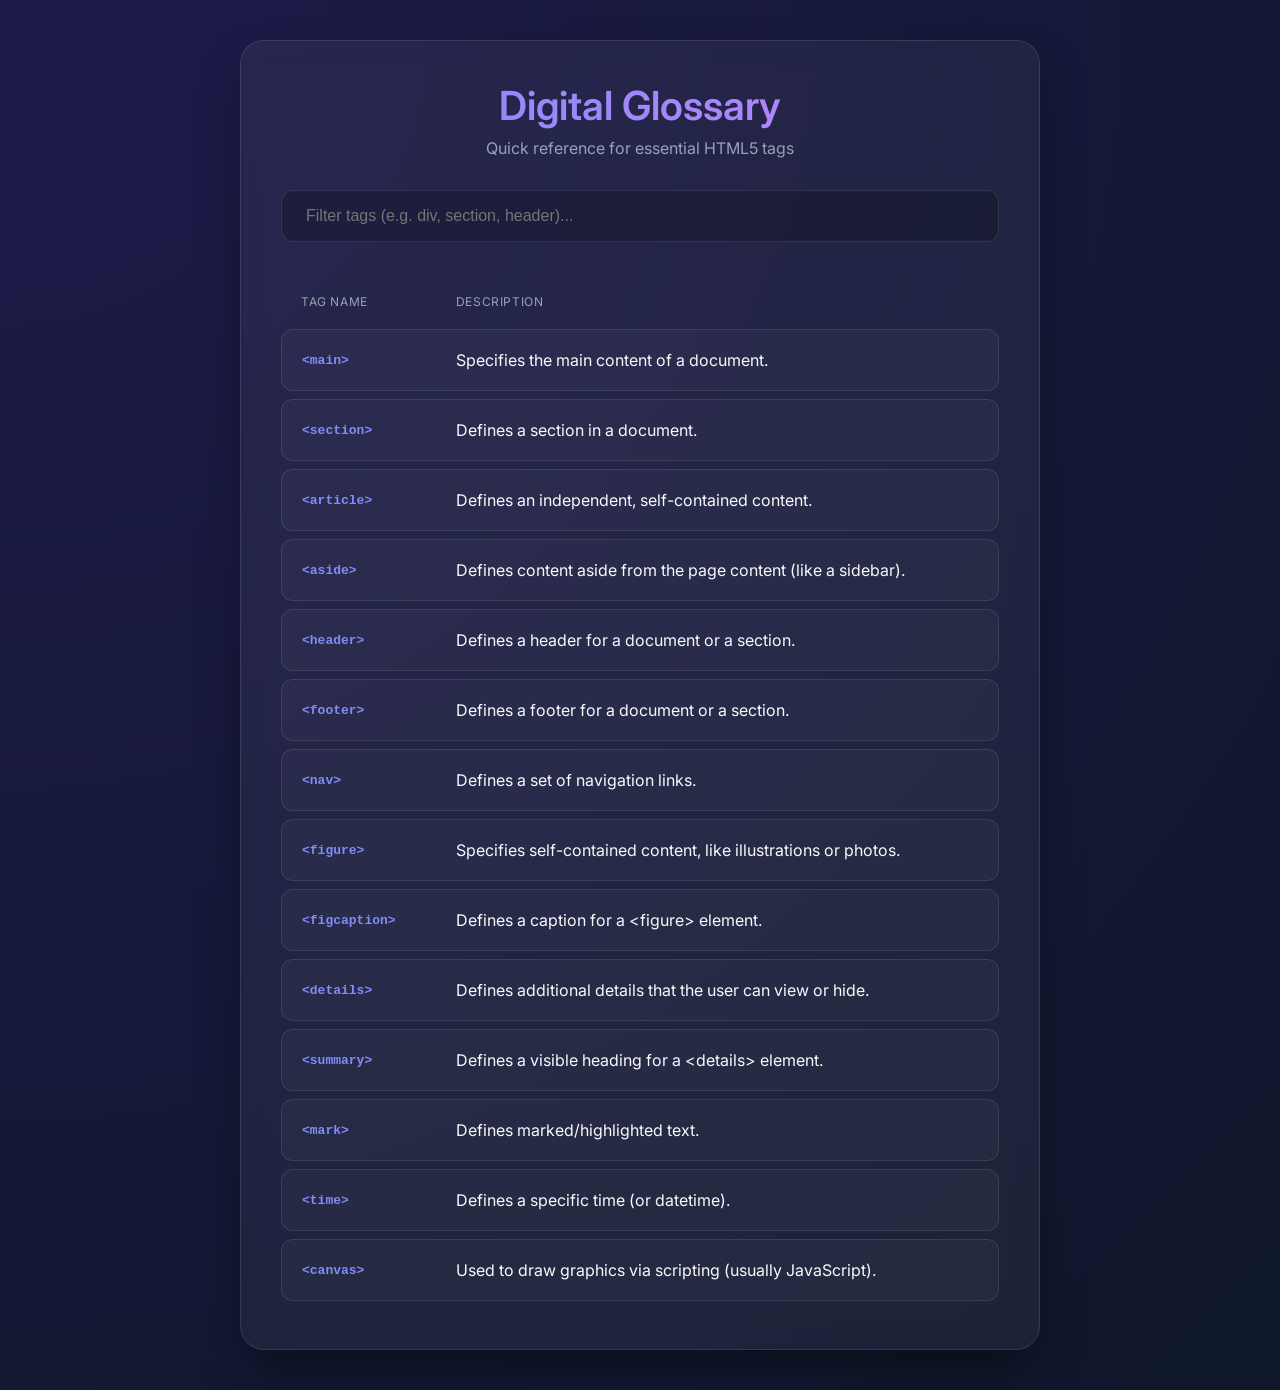
<file: 01-digital-glossary/index.html>
<!DOCTYPE html>
<html lang="en">
<head>
    <meta charset="UTF-8">
    <meta name="viewport" content="width=device-width, initial-scale=1.0">  
    <title>Digital Glossary | Premium Edition</title>
    <!-- Fonts -->
    <link href="https://fonts.googleapis.com/css2?family=Inter:wght@300;400;600&display=swap" rel="stylesheet">
    <!-- Styles -->
    <link rel="stylesheet" href="style.css">
</head>
<body>
    <div class="container">
        <h1>Digital Glossary</h1>
        <p class="subtitle">Quick reference for essential HTML5 tags</p>
        
        <div class="search-wrapper">
            <input type="text" id="search" placeholder="Filter tags (e.g. div, section, header)..." onkeyup="filterTable()">
        </div>

        <table id="glossaryTable">
            <thead>
                <tr>
                    <th>Tag Name</th>
                    <th>Description</th>
                </tr>
            </thead>
            <tbody id="tableBody">
                <tr><td>&lt;main&gt;</td><td>Specifies the main content of a document.</td></tr>
                <tr><td>&lt;section&gt;</td><td>Defines a section in a document.</td></tr>
                <tr><td>&lt;article&gt;</td><td>Defines an independent, self-contained content.</td></tr>
                <tr><td>&lt;aside&gt;</td><td>Defines content aside from the page content (like a sidebar).</td></tr>
                <tr><td>&lt;header&gt;</td><td>Defines a header for a document or a section.</td></tr>
                <tr><td>&lt;footer&gt;</td><td>Defines a footer for a document or a section.</td></tr>
                <tr><td>&lt;nav&gt;</td><td>Defines a set of navigation links.</td></tr>
                <tr><td>&lt;figure&gt;</td><td>Specifies self-contained content, like illustrations or photos.</td></tr>
                <tr><td>&lt;figcaption&gt;</td><td>Defines a caption for a &lt;figure&gt; element.</td></tr>
                <tr><td>&lt;details&gt;</td><td>Defines additional details that the user can view or hide.</td></tr>
                <tr><td>&lt;summary&gt;</td><td>Defines a visible heading for a &lt;details&gt; element.</td></tr>
                <tr><td>&lt;mark&gt;</td><td>Defines marked/highlighted text.</td></tr>
                <tr><td>&lt;time&gt;</td><td>Defines a specific time (or datetime).</td></tr>
                <tr><td>&lt;canvas&gt;</td><td>Used to draw graphics via scripting (usually JavaScript).</td></tr>
            </tbody>
        </table>
        <div id="noResults" class="no-results">No tags found matching your search.</div>
    </div>

    <!-- Scripts -->
    <script src="script.js"></script>
</body>
</html>
</file>
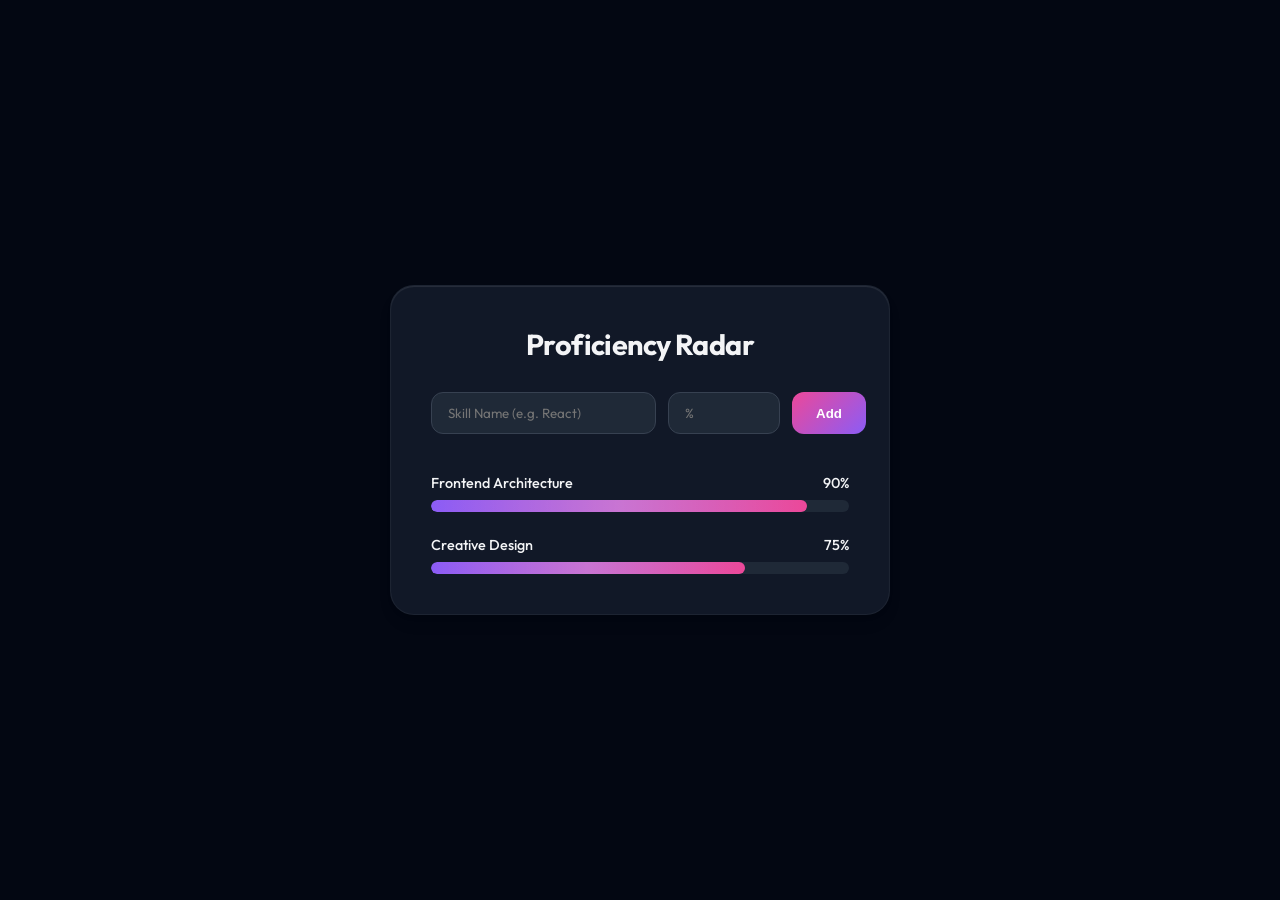
<file: 02-skill-bar/index.html>
<!DOCTYPE html>
<html lang="en">
<head>
    <meta charset="UTF-8">
    <meta name="viewport" content="width=device-width, initial-scale=1.0">
    <title>Skill Bar Component | Premium Edition</title>
    <!-- Fonts -->
    <link href="https://fonts.googleapis.com/css2?family=Outfit:wght@300;400;600&display=swap" rel="stylesheet">
    <!-- Styles -->
    <link rel="stylesheet" href="style.css">
</head>
<body>
    <div class="card">
        <h1>Proficiency Radar</h1>
        
        <div class="skill-input-group">
            <input type="text" id="skillName" placeholder="Skill Name (e.g. React)">
            <input type="number" id="skillValue" placeholder="%" min="0" max="100">
            <button onclick="addSkill()">Add</button>
        </div>

        <div class="skills-list" id="skillsList">
            <!-- Initial Skills -->
            <div class="skill-item">
                <div class="skill-header">
                    <span>Frontend Architecture</span>
                    <span>90%</span>
                </div>
                <div class="progress-container">
                    <div class="progress-bar" style="width: 90%"></div>
                </div>
            </div>
            <div class="skill-item">
                <div class="skill-header">
                    <span>Creative Design</span>
                    <span>75%</span>
                </div>
                <div class="progress-container">
                    <div class="progress-bar" style="width: 75%"></div>
                </div>
            </div>
        </div>
    </div>

    <!-- Scripts -->
    <script src="script.js"></script>
</body>
</html>
</file>
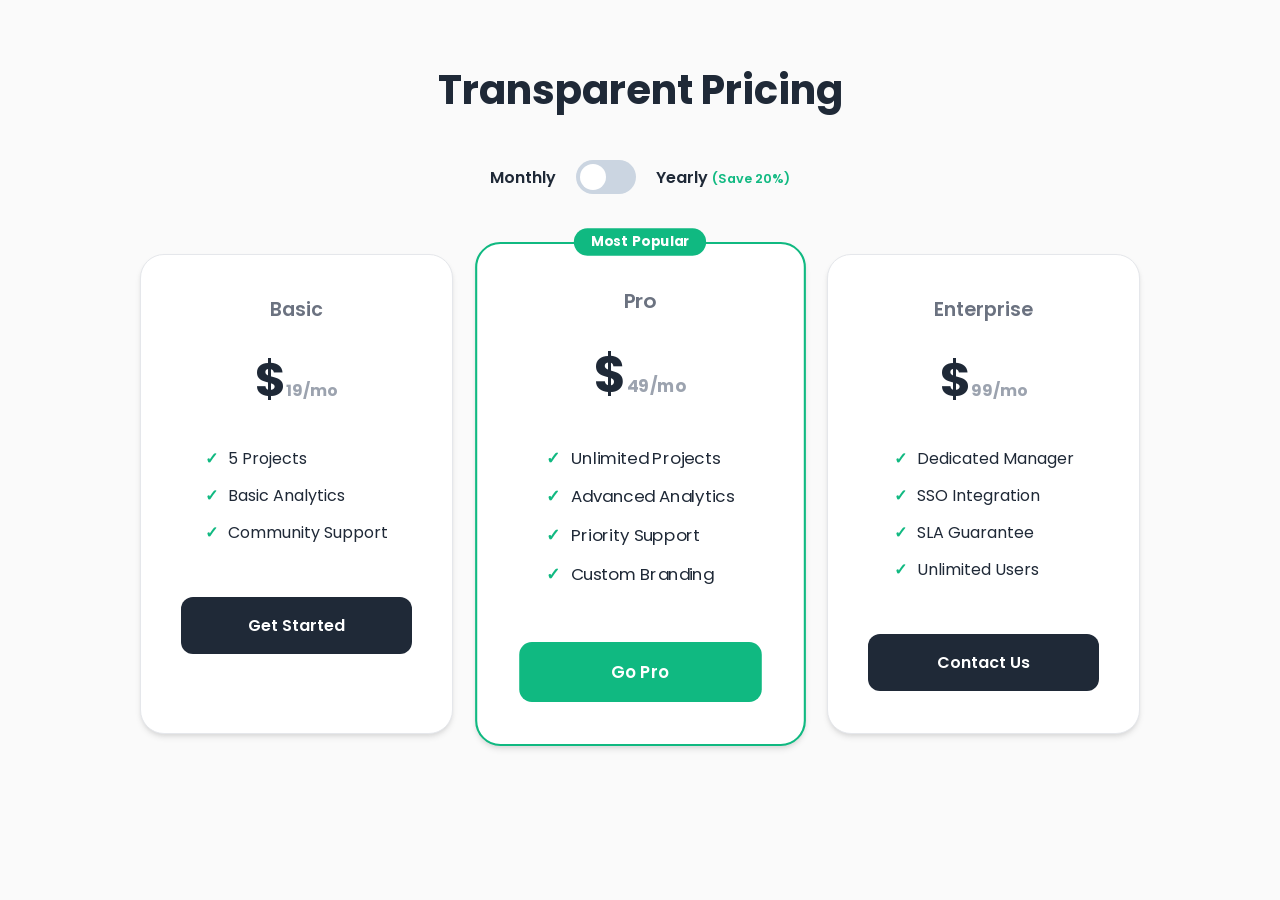
<file: 03-pricing-toggle/index.html>
<!DOCTYPE html>
<html lang="en">
<head>
    <meta charset="UTF-8">
    <meta name="viewport" content="width=device-width, initial-scale=1.0">
    <title>Pricing Toggle | Premium Edition</title>
    <!-- Fonts -->
    <link href="https://fonts.googleapis.com/css2?family=Poppins:wght@300;400;600;700&display=swap" rel="stylesheet">
    <!-- Styles -->
    <link rel="stylesheet" href="style.css">
</head>
<body>
    <h1>Transparent Pricing</h1>
    
    <div class="toggle-container">
        <span>Monthly</span>
        <label class="switch">
            <input type="checkbox" id="toggle" onchange="updatePrices()">
            <span class="slider"></span>
        </label>
        <span>Yearly <span style="color: #10b981; font-size: 0.8rem;">(Save 20%)</span></span>
    </div>

    <div class="pricing-grid">
        <div class="card">
            <p class="plan-name">Basic</p>
            <div class="price">$<span id="basic-price">19</span><span>/mo</span></div>
            <ul class="features">
                <li>5 Projects</li>
                <li>Basic Analytics</li>
                <li>Community Support</li>
            </ul>
            <a href="#" class="btn">Get Started</a>
        </div>

        <div class="card popular">
            <div class="popular-badge">Most Popular</div>
            <p class="plan-name">Pro</p>
            <div class="price">$<span id="pro-price">49</span><span>/mo</span></div>
            <ul class="features">
                <li>Unlimited Projects</li>
                <li>Advanced Analytics</li>
                <li>Priority Support</li>
                <li>Custom Branding</li>
            </ul>
            <a href="#" class="btn primary">Go Pro</a>
        </div>

        <div class="card">
            <p class="plan-name">Enterprise</p>
            <div class="price">$<span id="ent-price">99</span><span>/mo</span></div>
            <ul class="features">
                <li>Dedicated Manager</li>
                <li>SSO Integration</li>
                <li>SLA Guarantee</li>
                <li>Unlimited Users</li>
            </ul>
            <a href="#" class="btn">Contact Us</a>
        </div>
    </div>

    <!-- Scripts -->
    <script src="script.js"></script>
</body>
</html>
</file>
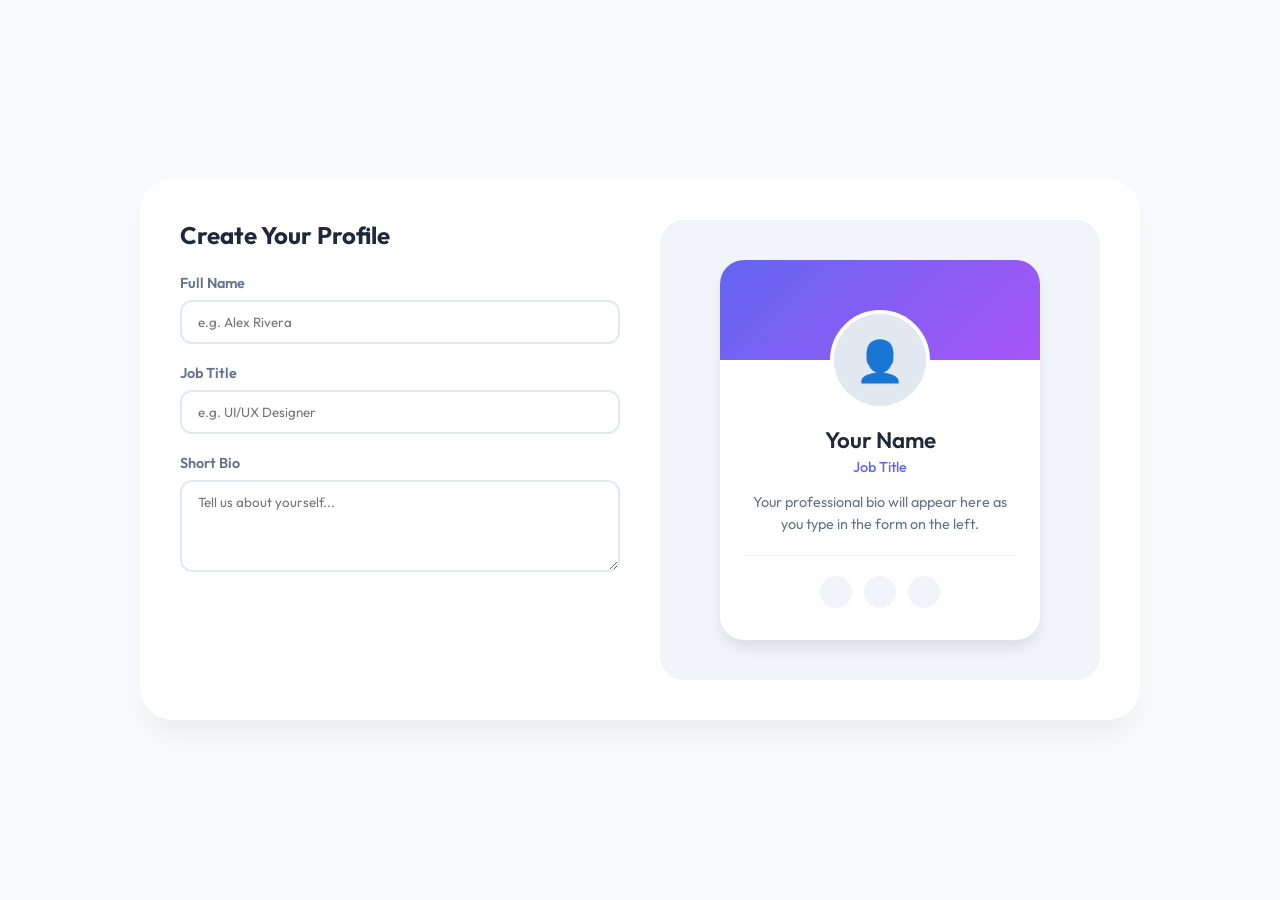
<file: 04-profile-previewer/index.html>
<!DOCTYPE html>
<html lang="en">
<head>
    <meta charset="UTF-8">
    <meta name="viewport" content="width=device-width, initial-scale=1.0">
    <title>Profile Previewer | Premium Edition</title>
    <!-- Fonts -->
    <link href="https://fonts.googleapis.com/css2?family=Outfit:wght@300;400;600&display=swap" rel="stylesheet">
    <!-- Styles -->
    <link rel="stylesheet" href="style.css">
</head>
<body>
    <div class="container">
        <div class="form-section">
            <h1>Create Your Profile</h1>
            <div class="input-group">
                <label>Full Name</label>
                <input type="text" id="nameInput" placeholder="e.g. Alex Rivera">
            </div>
            <div class="input-group">
                <label>Job Title</label>
                <input type="text" id="roleInput" placeholder="e.g. UI/UX Designer">
            </div>
            <div class="input-group">
                <label>Short Bio</label>
                <textarea id="bioInput" rows="4" placeholder="Tell us about yourself..."></textarea>
            </div>
        </div>

        <div class="preview-section">
            <div class="profile-card">
                <div class="card-header"></div>
                <div class="avatar-wrapper">👤</div>
                <div class="profile-info">
                    <div class="p-name" id="previewName">Your Name</div>
                    <div class="p-role" id="previewRole">Job Title</div>
                    <div class="p-bio" id="previewBio">Your professional bio will appear here as you type in the form on the left.</div>
                    
                    <div class="socials">
                        <div class="social-dot"></div>
                        <div class="social-dot"></div>
                        <div class="social-dot"></div>
                    </div>
                </div>
            </div>
        </div>
    </div>

    <!-- Scripts -->
    <script src="script.js"></script>
</body>
</html>
</file>
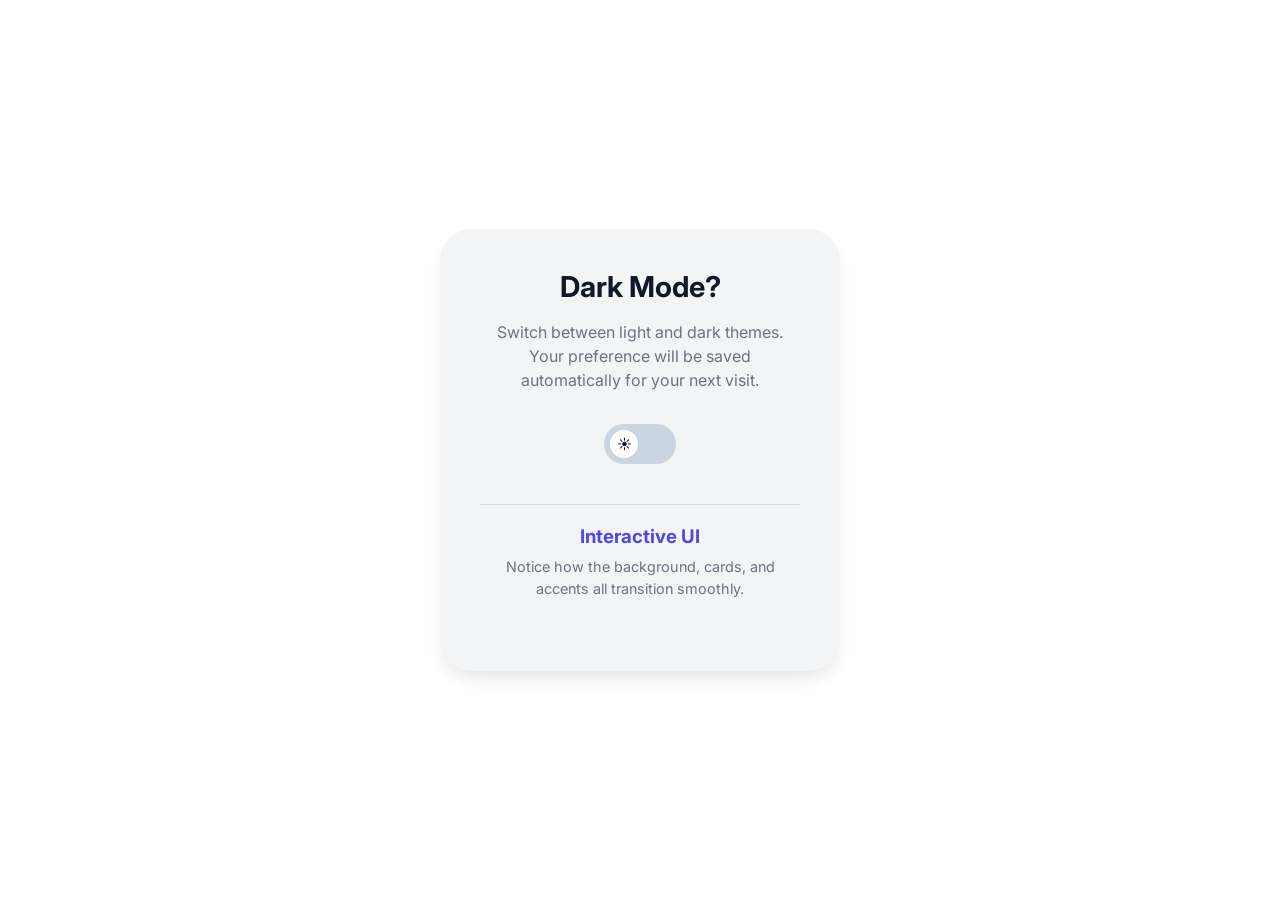
<file: 05-theme-switcher/index.html>
<!DOCTYPE html>
<html lang="en">
<head>
    <meta charset="UTF-8">
    <meta name="viewport" content="width=device-width, initial-scale=1.0">
    <title>Theme Switcher | Premium Edition</title>
    <!-- Fonts -->
    <link href="https://fonts.googleapis.com/css2?family=Inter:wght@400;600;700&display=swap" rel="stylesheet">
    <!-- Styles -->
    <link rel="stylesheet" href="style.css">
</head>
<body data-theme="light">
    <div class="container">
        <h1>Dark Mode?</h1>
        <p>Switch between light and dark themes. Your preference will be saved automatically for your next visit.</p>
        
        <div class="theme-toggle">
            <div class="circle" id="indicator">☀️</div>
        </div>

        <div class="demo-content">
            <h3 style="color: var(--accent)">Interactive UI</h3>
            <p style="font-size: 0.9rem; margin-top: 8px;">Notice how the background, cards, and accents all transition smoothly.</p>
        </div>
    </div>

    <!-- Scripts -->
    <script src="script.js"></script>
</body>
</html>
</file>
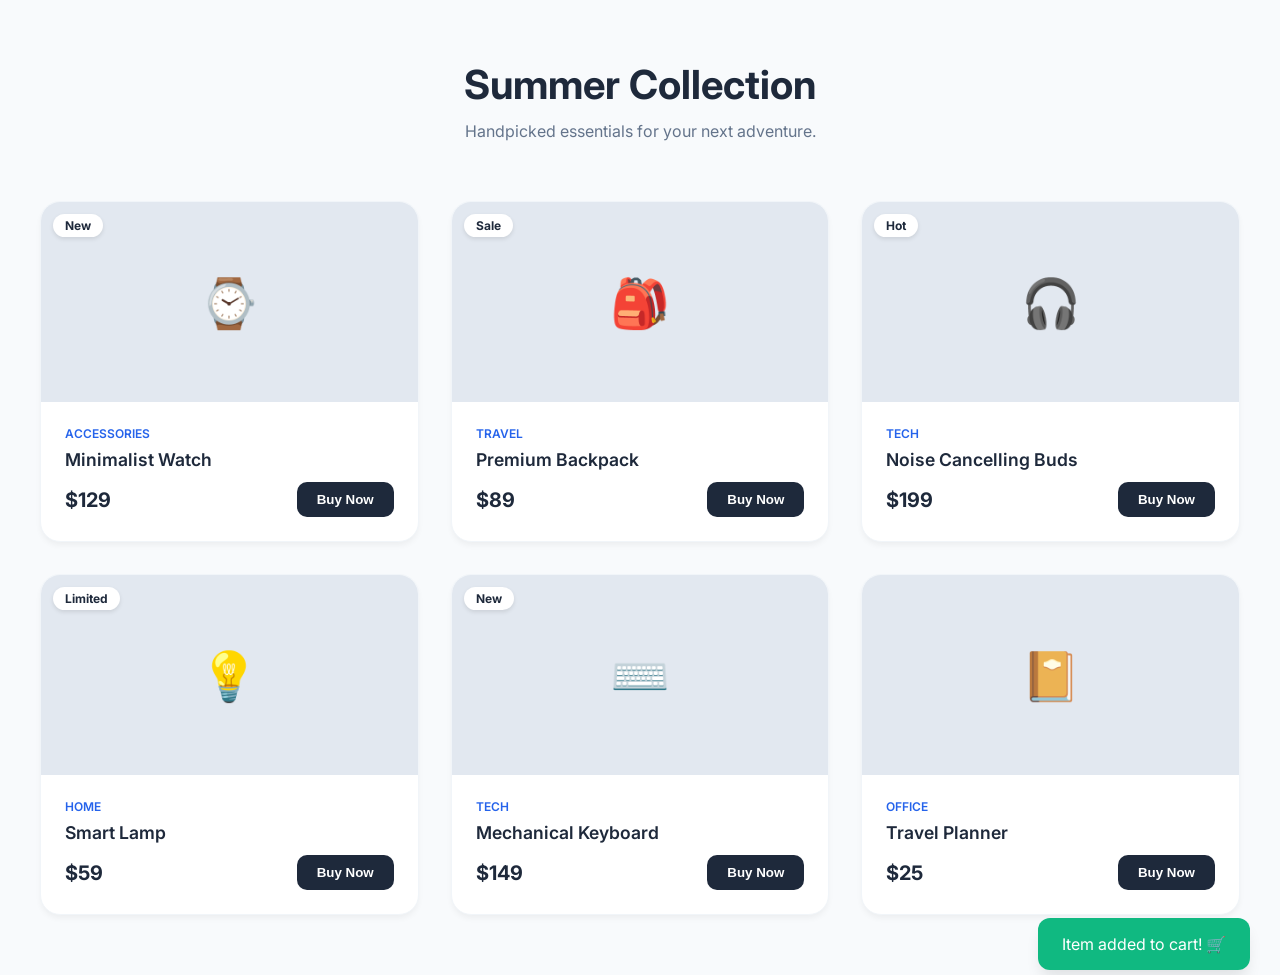
<file: 06-product-gallery/index.html>
<!DOCTYPE html>
<html lang="en">
<head>
    <meta charset="UTF-8">
    <meta name="viewport" content="width=device-width, initial-scale=1.0">
    <title>Product Gallery | Premium Edition</title>
    <!-- Fonts -->
    <link href="https://fonts.googleapis.com/css2?family=Inter:wght@400;500;600;700&display=swap" rel="stylesheet">
    <!-- Styles -->
    <link rel="stylesheet" href="style.css">
</head>
<body>
    <div class="header">
        <h1>Summer Collection</h1>
        <p class="subtitle">Handpicked essentials for your next adventure.</p>
    </div>

    <div class="gallery" id="productGallery">
        <!-- Products will be injected here via fetch -->
    </div>

    <div id="notification">Item added to cart! 🛒</div>

    <!-- Scripts -->
    <script src="script.js"></script>
</body>
</html>
</file>
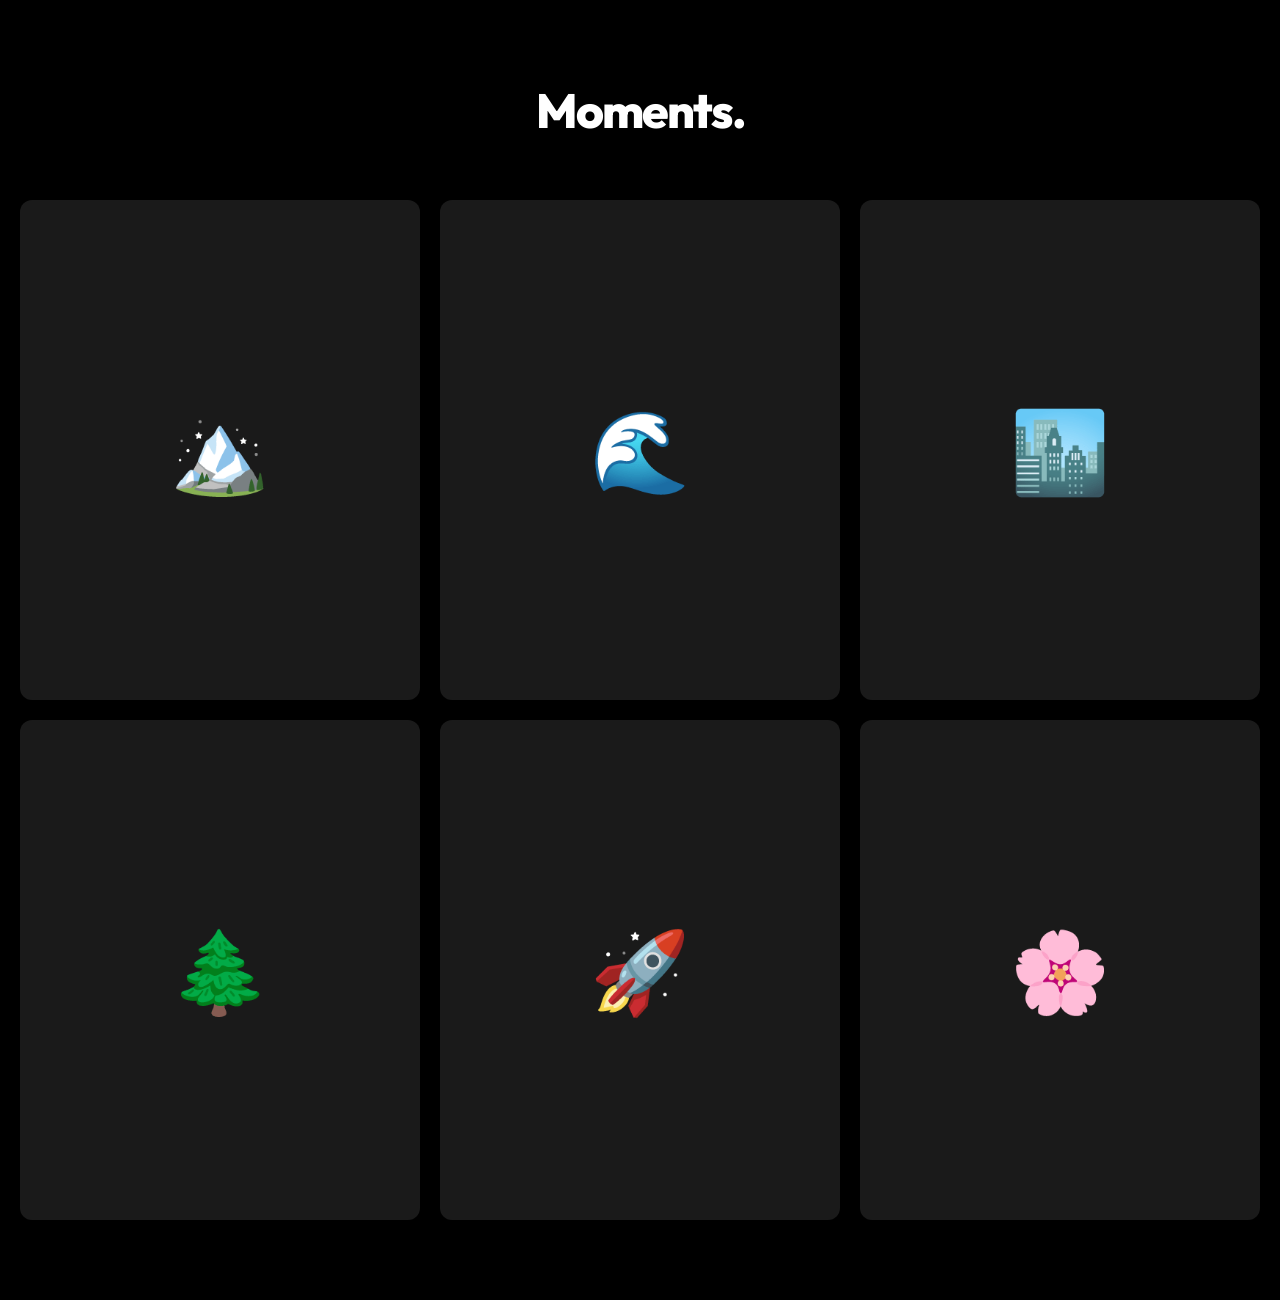
<file: 08-photo-gallery/index.html>
<!DOCTYPE html>
<html lang="en">
<head>
    <meta charset="UTF-8">
    <meta name="viewport" content="width=device-width, initial-scale=1.0">
    <title>Photo Gallery | Premium Edition</title>
    <!-- Fonts -->
    <link href="https://fonts.googleapis.com/css2?family=Outfit:wght@400;800&display=swap" rel="stylesheet">
    <!-- Styles -->
    <link rel="stylesheet" href="style.css">
</head>
<body>
    <h1>Moments.</h1>
    
    <div class="grid">
        <div class="photo-item" onclick="Gallery.openLightbox('🏔️')">
            <div style="height: 100%; display: flex; align-items: center; justify-content: center; font-size: 5rem; background: #1a1a1a;">🏔️</div>
            <div class="overlay">
                <h3>Mountain Peak</h3>
                <p>The serenity of high altitudes.</p>
            </div>
        </div>
        <div class="photo-item" onclick="Gallery.openLightbox('🌊')">
            <div style="height: 100%; display: flex; align-items: center; justify-content: center; font-size: 5rem; background: #1a1a1a;">🌊</div>
            <div class="overlay">
                <h3>Ocean Breeze</h3>
                <p>Endless blue horizons.</p>
            </div>
        </div>
        <div class="photo-item" onclick="Gallery.openLightbox('🏙️')">
            <div style="height: 100%; display: flex; align-items: center; justify-content: center; font-size: 5rem; background: #1a1a1a;">🏙️</div>
            <div class="overlay">
                <h3>Urban Night</h3>
                <p>City lights that never sleep.</p>
            </div>
        </div>
        <div class="photo-item" onclick="Gallery.openLightbox('🌲')">
            <div style="height: 100%; display: flex; align-items: center; justify-content: center; font-size: 5rem; background: #1a1a1a;">🌲</div>
            <div class="overlay">
                <h3>Deep Forest</h3>
                <p>Nature in its purest form.</p>
            </div>
        </div>
        <div class="photo-item" onclick="Gallery.openLightbox('🚀')">
            <div style="height: 100%; display: flex; align-items: center; justify-content: center; font-size: 5rem; background: #1a1a1a;">🚀</div>
            <div class="overlay">
                <h3>Discovery</h3>
                <p>To the moon and beyond.</p>
            </div>
        </div>
        <div class="photo-item" onclick="Gallery.openLightbox('🌸')">
            <div style="height: 100%; display: flex; align-items: center; justify-content: center; font-size: 5rem; background: #1a1a1a;">🌸</div>
            <div class="overlay">
                <h3>Zen Garden</h3>
                <p>Finding peace in details.</p>
            </div>
        </div>
    </div>

    <div id="lightbox" onclick="Gallery.closeLightbox()">
        <div id="lb-content" style="font-size: 15rem;"></div>
    </div>

    <!-- Scripts -->
    <script src="script.js"></script>
</body>
</html>
</file>
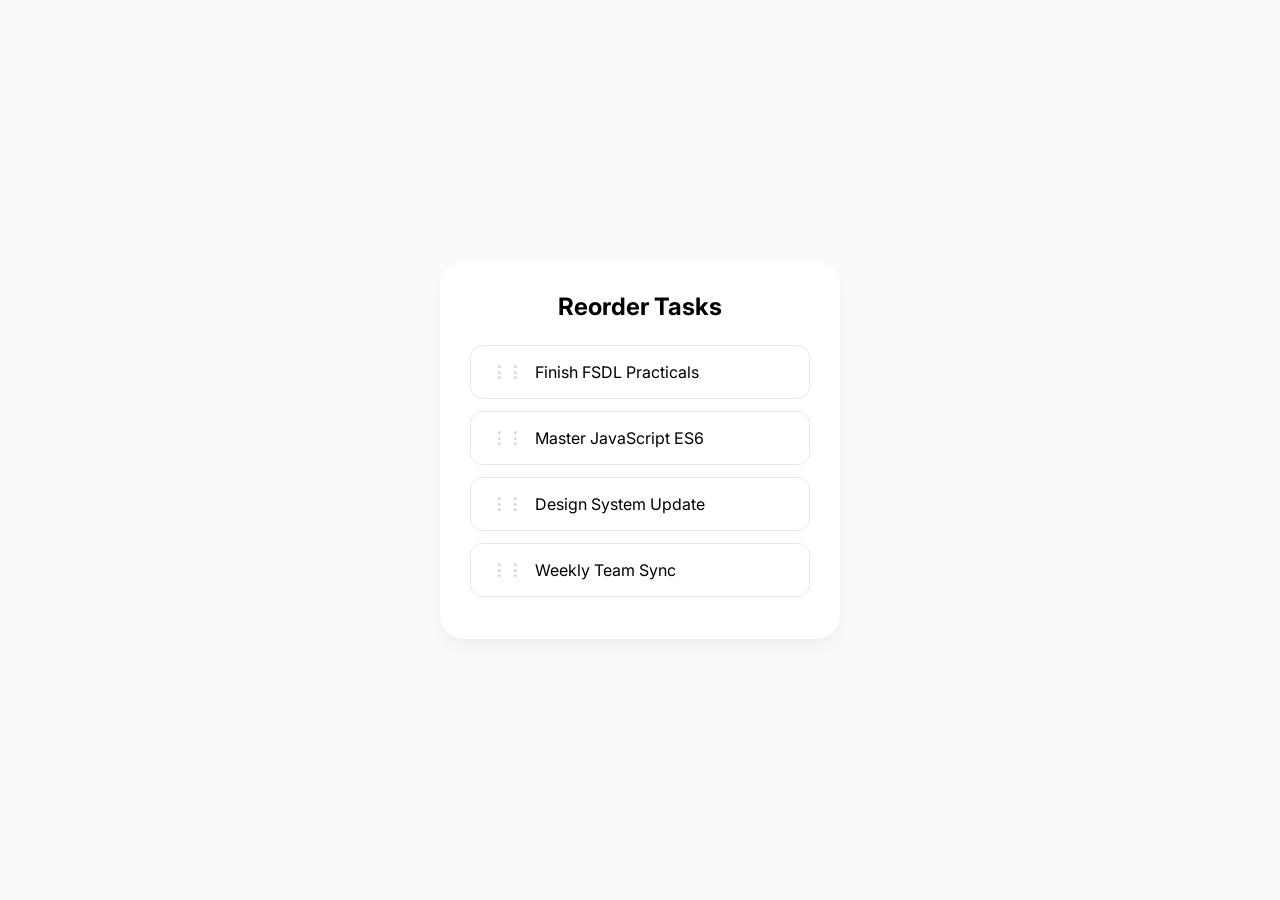
<file: 09-drag-drop-list/index.html>
<!DOCTYPE html>
<html lang="en">
<head>
    <meta charset="UTF-8">
    <meta name="viewport" content="width=device-width, initial-scale=1.0">
    <title>Drag & Drop | Premium Edition</title>
    <!-- Fonts -->
    <link href="https://fonts.googleapis.com/css2?family=Inter:wght@400;600&display=swap" rel="stylesheet">
    <!-- Styles -->
    <link rel="stylesheet" href="style.css">
</head>
<body>
    <div class="list-container">
        <h2>Reorder Tasks</h2>
        <div id="dragList">
            <div class="drag-item" draggable="true">
                <span class="handle">⋮⋮</span>
                <span>Finish FSDL Practicals</span>
            </div>
            <div class="drag-item" draggable="true">
                <span class="handle">⋮⋮</span>
                <span>Master JavaScript ES6</span>
            </div>
            <div class="drag-item" draggable="true">
                <span class="handle">⋮⋮</span>
                <span>Design System Update</span>
            </div>
            <div class="drag-item" draggable="true">
                <span class="handle">⋮⋮</span>
                <span>Weekly Team Sync</span>
            </div>
        </div>
    </div>

    <!-- Scripts -->
    <script src="script.js"></script>
</body>
</html>
</file>
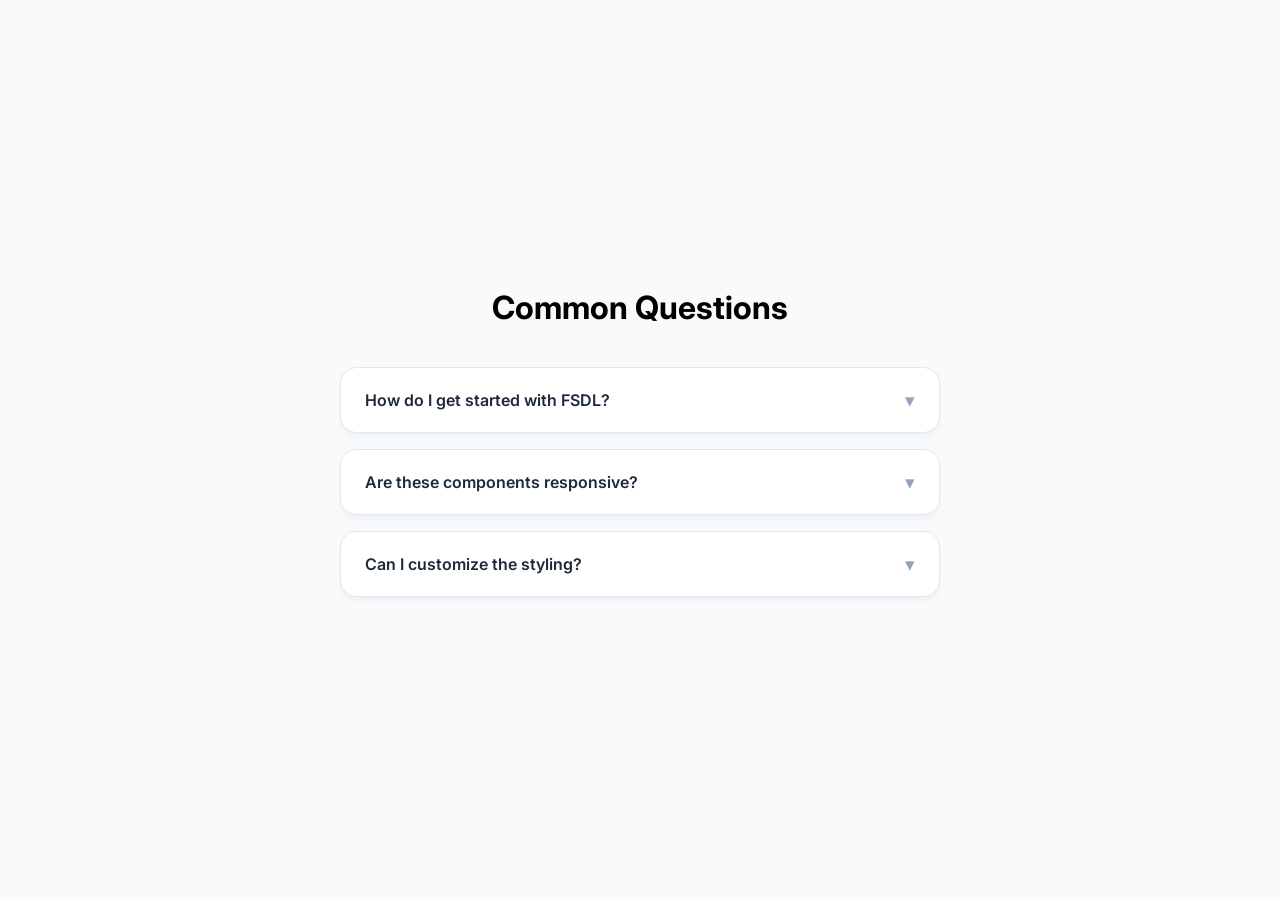
<file: 10-faq-accordion/index.html>
<!DOCTYPE html>
<html lang="en">
<head>
    <meta charset="UTF-8">
    <meta name="viewport" content="width=device-width, initial-scale=1.0">
    <title>FAQ Accordion | Premium Edition</title>
    <!-- Fonts -->
    <link href="https://fonts.googleapis.com/css2?family=Inter:wght@400;600;700&display=swap" rel="stylesheet">
    <!-- Styles -->
    <link rel="stylesheet" href="style.css">
</head>
<body>
    <div class="faq-container">
        <h1>Common Questions</h1>
        
        <div class="faq-item">
            <div class="faq-header" onclick="toggleFaq(this)">
                <h3>How do I get started with FSDL?</h3>
                <span class="icon">▾</span>
            </div>
            <div class="faq-content">
                <div class="inner-content">
                    Simply follow the practicals in sequential order. Each module builds upon the technical foundations established in the previous one.
                </div>
            </div>
        </div>

        <div class="faq-item">
            <div class="faq-header" onclick="toggleFaq(this)">
                <h3>Are these components responsive?</h3>
                <span class="icon">▾</span>
            </div>
            <div class="faq-content">
                <div class="inner-content">
                    Yes, every component is designed with a mobile-first approach, ensuring seamless rendering across desktops, tablets, and smartphones.
                </div>
            </div>
        </div>

        <div class="faq-item">
            <div class="faq-header" onclick="toggleFaq(this)">
                <h3>Can I customize the styling?</h3>
                <span class="icon">▾</span>
            </div>
            <div class="faq-content">
                <div class="inner-content">
                    Absolutely. The CSS uses custom properties (variables) making it extremely easy to update colors, fonts, and spacing across the entire project.
                </div>
            </div>
        </div>
    </div>

    <!-- Scripts -->
    <script src="script.js"></script>
</body>
</html>
</file>
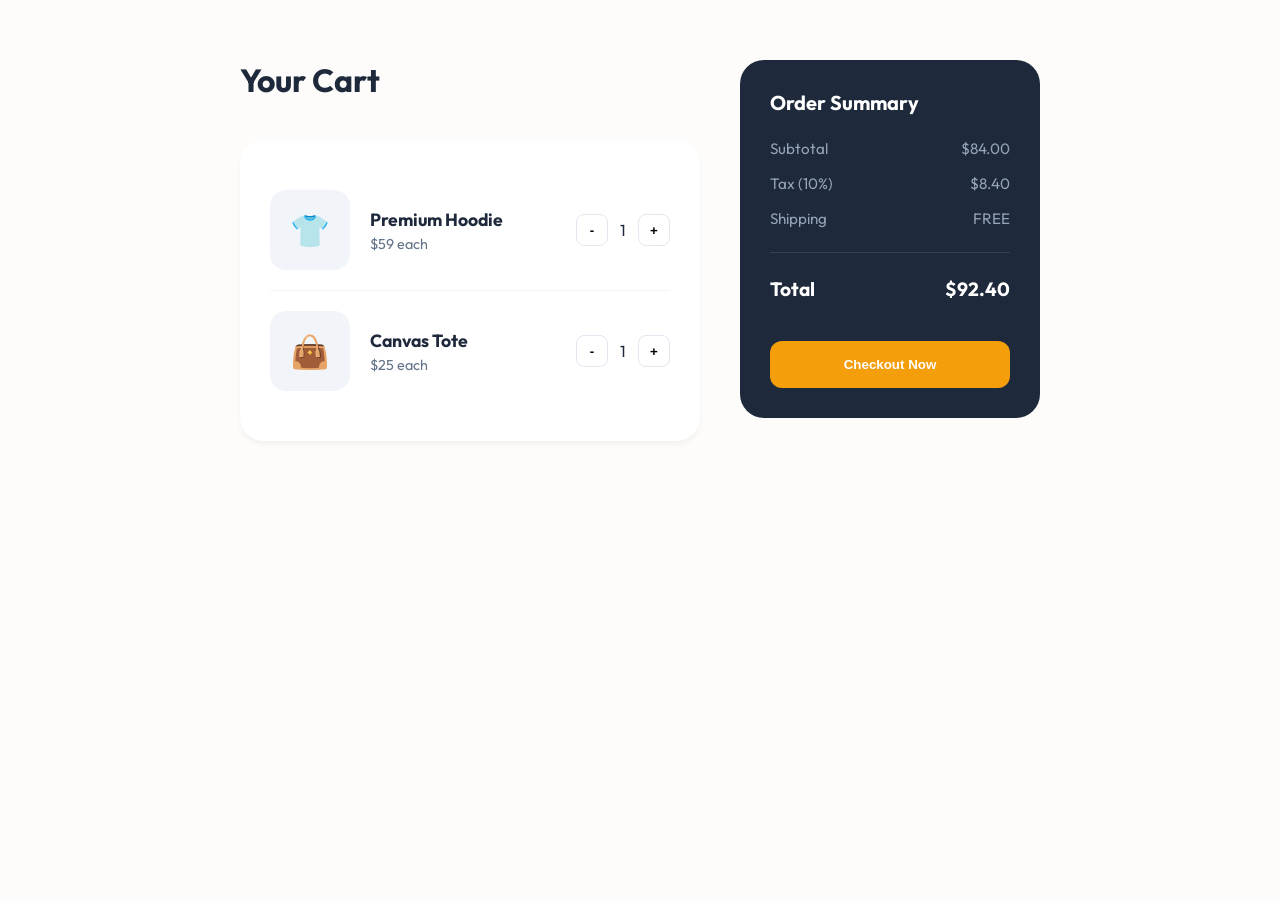
<file: 11-shopping-cart/index.html>
<!DOCTYPE html>
<html lang="en">
<head>
    <meta charset="UTF-8">
    <meta name="viewport" content="width=device-width, initial-scale=1.0">
    <title>Shopping Cart | Premium Edition</title>
    <!-- Fonts -->
    <link href="https://fonts.googleapis.com/css2?family=Outfit:wght@400;700&display=swap" rel="stylesheet">
    <!-- Styles -->
    <link rel="stylesheet" href="style.css">
</head>
<body>
    <div class="cart-container">
        <div>
            <h1>Your Cart</h1>
            <div class="item-list" id="itemList">
                <!-- Items injected via JS -->
            </div>
        </div>

        <div class="summary">
            <h2>Order Summary</h2>
            <div class="row">
                <span>Subtotal</span>
                <span id="subtotal">$0.00</span>
            </div>
            <div class="row">
                <span>Tax (10%)</span>
                <span id="tax">$0.00</span>
            </div>
            <div class="row">
                <span>Shipping</span>
                <span>FREE</span>
            </div>
            <div class="row total">
                <span>Total</span>
                <span id="total">$0.00</span>
            </div>
            <button class="checkout-btn">Checkout Now</button>
        </div>
    </div>

    <!-- Scripts -->
    <script src="script.js"></script>
</body>
</html>
</file>
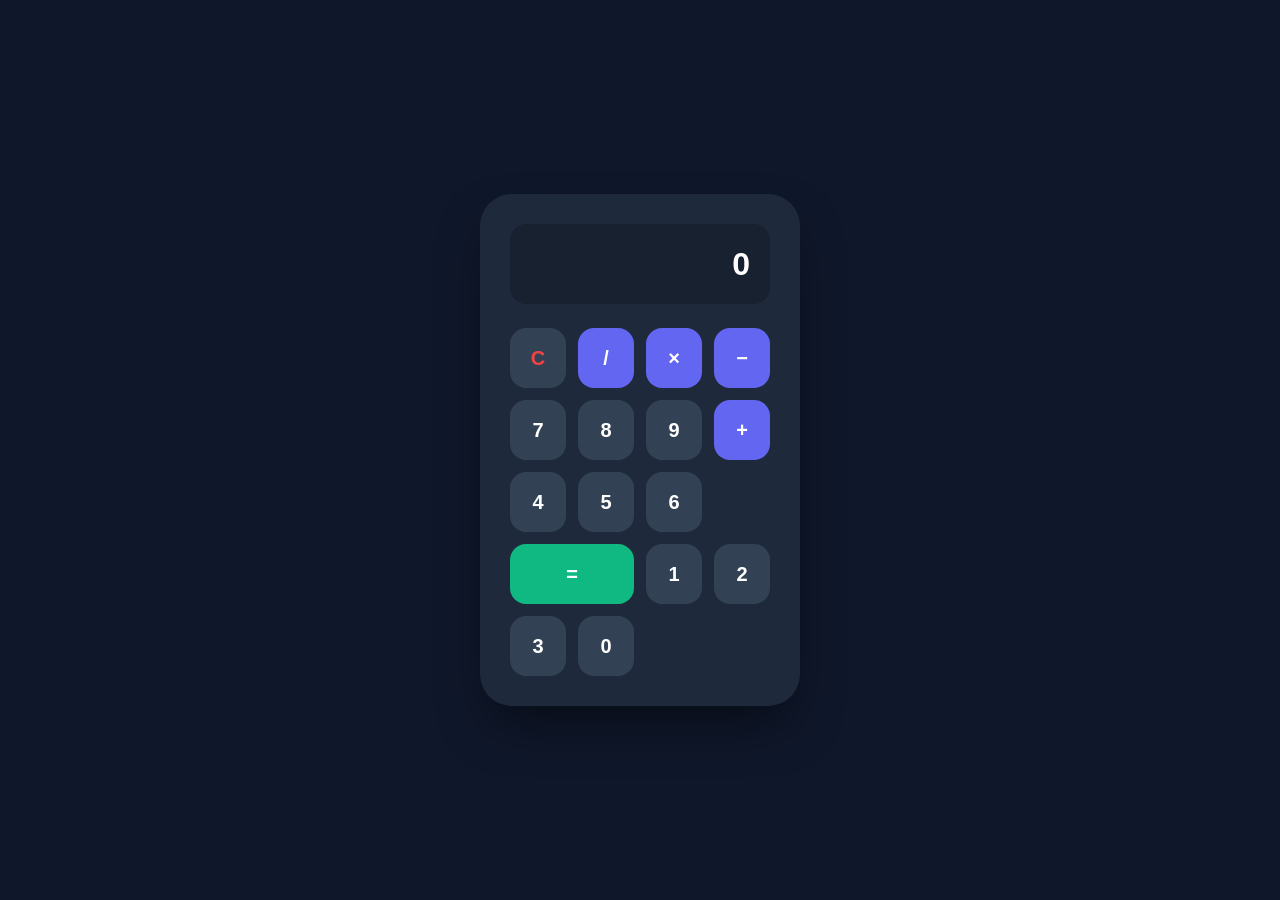
<file: 12-calculator/index.html>
<!DOCTYPE html>
<html lang="en">
<head>
    <meta charset="UTF-8">
    <meta name="viewport" content="width=device-width, initial-scale=1.0">
    <title>Glass Calculator | Premium Edition</title>
    <!-- Fonts -->
    <link href="https://fonts.googleapis.com/css2?family=Inter:wght@400;600&display=swap" rel="stylesheet">
    <!-- Styles -->
    <link rel="stylesheet" href="style.css">
</head>
<body>
    <div class="calculator">
        <input type="text" class="display" id="display" value="0" readonly>
        
        <div class="grid">
            <button class="clear" onclick="Calculator.clear()">C</button>
            <button onclick="Calculator.append('/')" class="op">/</button>
            <button onclick="Calculator.append('*')" class="op">×</button>
            <button onclick="Calculator.append('-')" class="op">−</button>
            
            <button onclick="Calculator.append('7')">7</button>
            <button onclick="Calculator.append('8')">8</button>
            <button onclick="Calculator.append('9')">9</button>
            <button onclick="Calculator.append('+')" class="op">+</button>
            
            <button onclick="Calculator.append('4')">4</button>
            <button onclick="Calculator.append('5')">5</button>
            <button onclick="Calculator.append('6')">6</button>
            <button onclick="Calculator.calculate()" class="equal">=</button>
            
            <button onclick="Calculator.append('1')">1</button>
            <button onclick="Calculator.append('2')">2</button>
            <button onclick="Calculator.append('3')">3</button>
            <button onclick="Calculator.append('0')">0</button>
        </div>
    </div>

    <!-- Scripts -->
    <script src="script.js"></script>
</body>
</html>
</file>
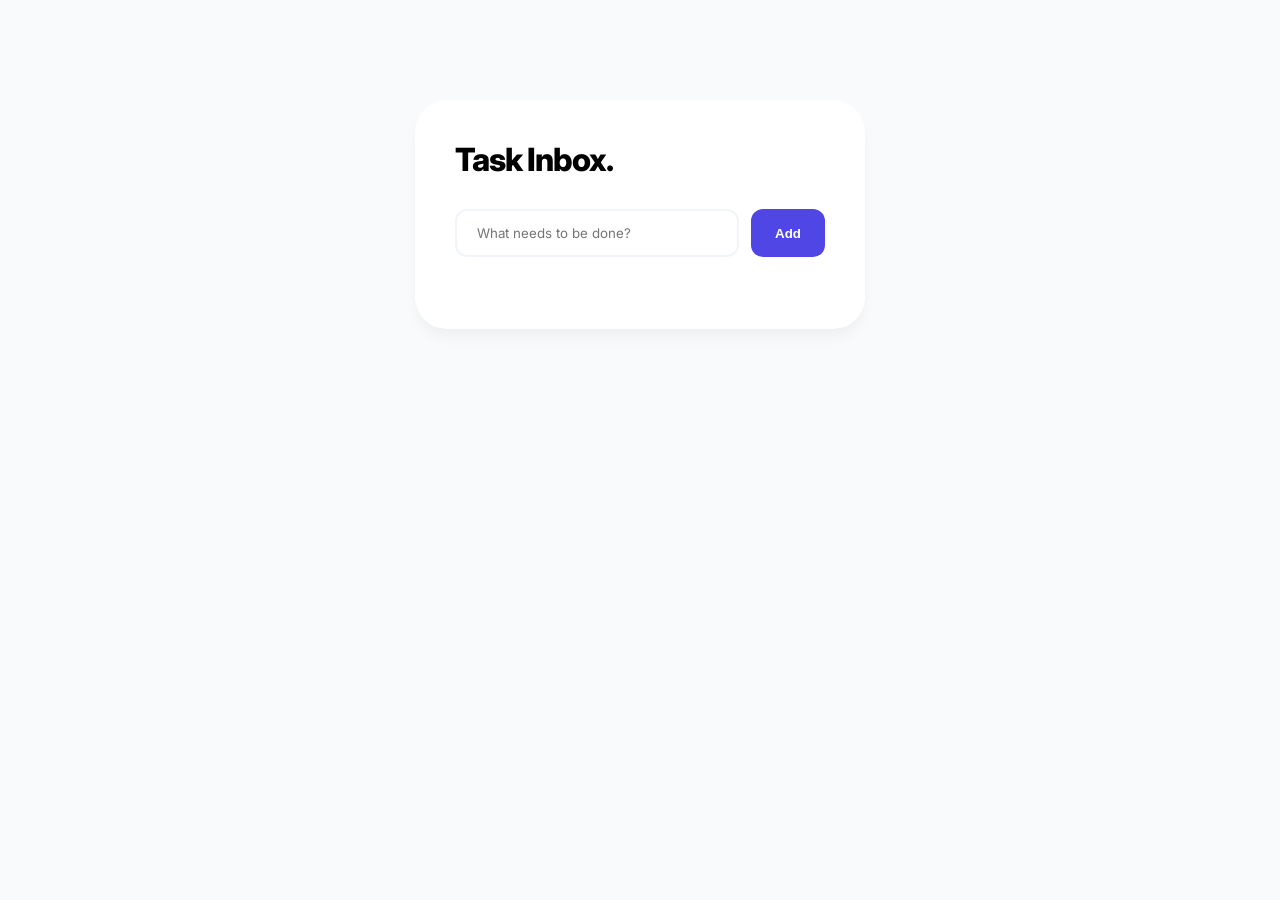
<file: 13-todo-list/index.html>
<!DOCTYPE html>
<html lang="en">
<head>
    <meta charset="UTF-8">
    <meta name="viewport" content="width=device-width, initial-scale=1.0">
    <title>Todo App | Premium Edition</title>
    <!-- Fonts -->
    <link href="https://fonts.googleapis.com/css2?family=Inter:wght@400;700;800&display=swap" rel="stylesheet">
    <!-- Styles -->
    <link rel="stylesheet" href="style.css">
</head>
<body>
    <div class="todo-card">
        <h1>Task Inbox.</h1>
        <div class="input-row">
            <input type="text" id="todoInput" placeholder="What needs to be done?" onkeyup="if(event.key==='Enter') TodoApp.add()">
            <button class="add-btn" onclick="TodoApp.add()">Add</button>
        </div>
        <ul class="todo-list" id="todoList">
            <!-- Todos injected via JS -->
        </ul>
    </div>

    <!-- Scripts -->
    <script src="script.js"></script>
</body>
</html>
</file>
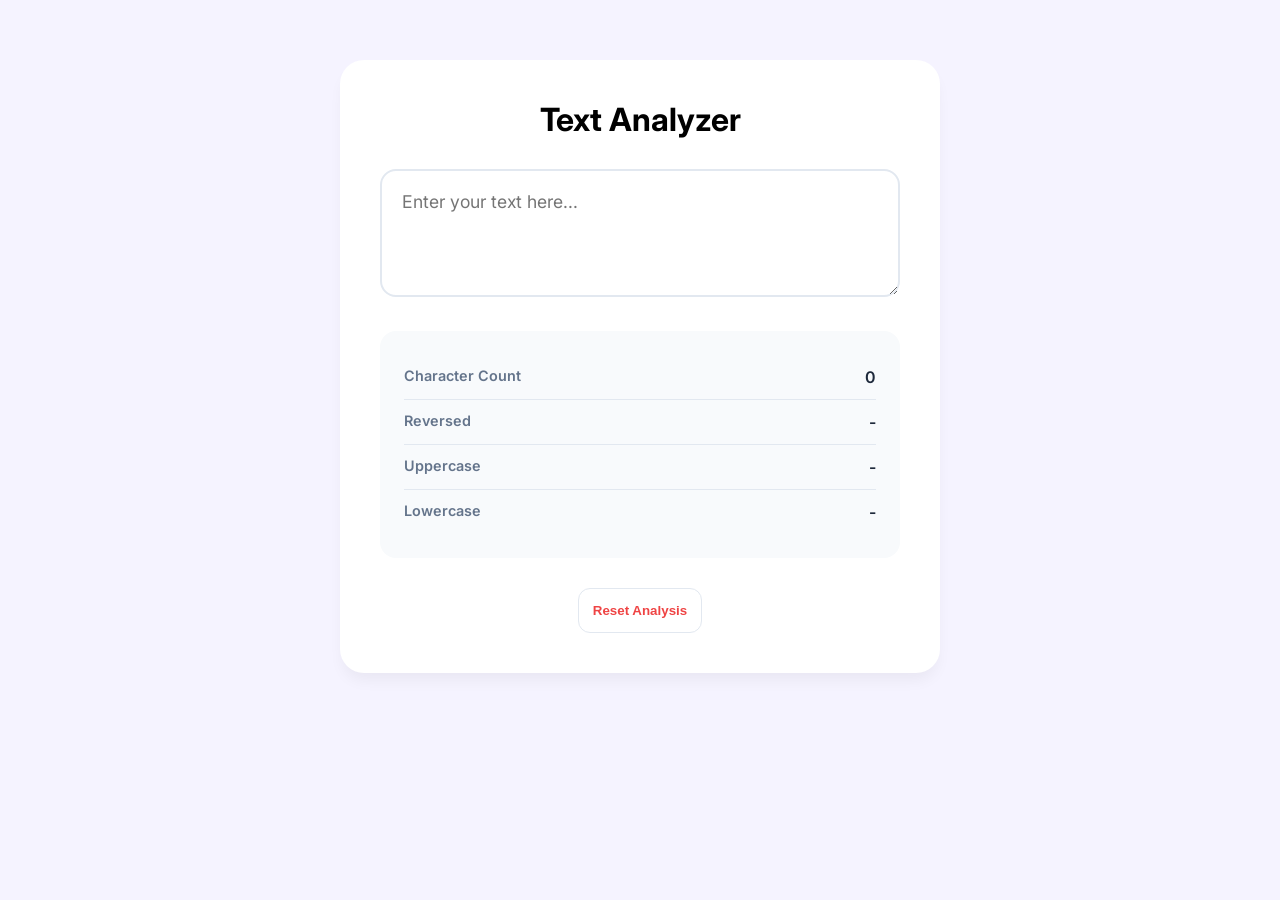
<file: 14-string-ops/index.html>
<!DOCTYPE html>
<html lang="en">
<head>
    <meta charset="UTF-8">
    <meta name="viewport" content="width=device-width, initial-scale=1.0">
    <title>String Ops | Premium Edition</title>
    <!-- Fonts -->
    <link href="https://fonts.googleapis.com/css2?family=Inter:wght@400;600;700&display=swap" rel="stylesheet">
    <!-- Styles -->
    <link rel="stylesheet" href="style.css">
</head>
<body>
    <div class="container">
        <h1>Text Analyzer</h1>
        <textarea id="strInput" rows="4" placeholder="Enter your text here..."></textarea>
        
        <div class="results">
            <div class="res-row">
                <span class="label">Character Count</span>
                <span class="val" id="res-len">0</span>
            </div>
            <div class="res-row">
                <span class="label">Reversed</span>
                <span class="val" id="res-rev">-</span>
            </div>
            <div class="res-row">
                <span class="label">Uppercase</span>
                <span class="val" id="res-upper">-</span>
            </div>
            <div class="res-row">
                <span class="label">Lowercase</span>
                <span class="val" id="res-lower">-</span>
            </div>
        </div>
        
        <div style="margin-top: 30px; text-align: center;">
            <button class="btn" style="color: #ef4444" onclick="StringOps.clear()">Reset Analysis</button>
        </div>
    </div>

    <!-- Scripts -->
    <script src="script.js"></script>
</body>
</html>
</file>
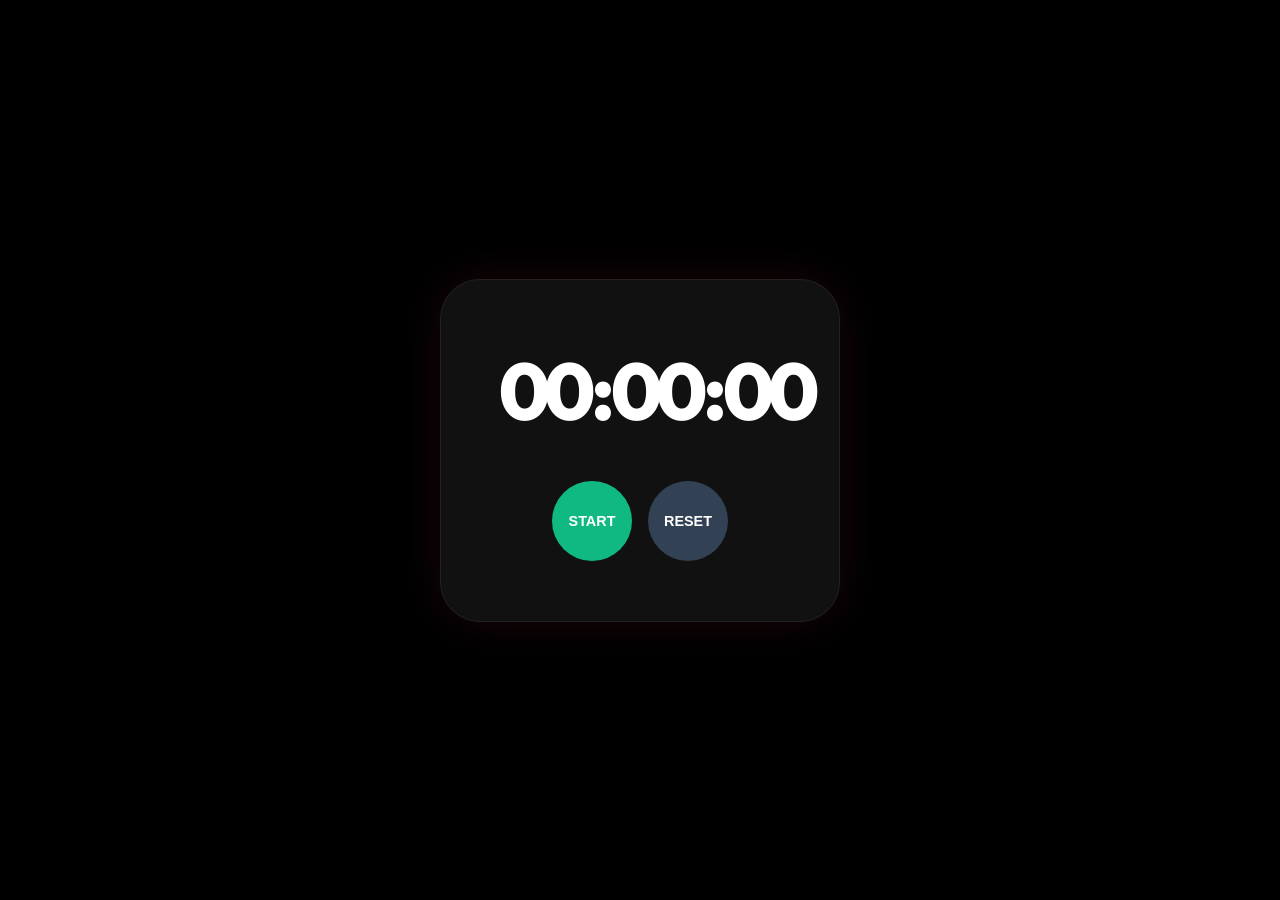
<file: 15-stopwatch/index.html>
<!DOCTYPE html>
<html lang="en">
<head>
    <meta charset="UTF-8">
    <meta name="viewport" content="width=device-width, initial-scale=1.0">
    <title>Pro Stopwatch | Premium Edition</title>
    <!-- Fonts -->
    <link href="https://fonts.googleapis.com/css2?family=Outfit:wght@400;800&display=swap" rel="stylesheet">
    <!-- Styles -->
    <link rel="stylesheet" href="style.css">
</head>
<body>
    <div class="watch-container">
        <div class="display" id="display">00:00:00</div>
        
        <div class="controls">
            <button class="btn start" id="startBtn" onclick="Stopwatch.start()">START</button>
            <button class="btn stop" id="stopBtn" onclick="Stopwatch.stop()">STOP</button>
            <button class="btn reset" onclick="Stopwatch.reset()">RESET</button>
        </div>
    </div>

    <!-- Scripts -->
    <script src="script.js"></script>
</body>
</html>
</file>
<file: 01-digital-glossary/style.css>
:root {
    --primary: #6366f1;
    --bg: #0f172a;
    --glass: rgba(255, 255, 255, 0.05);
    --border: rgba(255, 255, 255, 0.1);
    --text: #f8fafc;
    --text-dim: #94a3b8;
}

* { margin: 0; padding: 0; box-sizing: border-box; }

body {
    font-family: 'Inter', sans-serif;
    background: radial-gradient(circle at top left, #1e1b4b, #0f172a);
    color: var(--text);
    min-height: 100vh;
    padding: 40px 20px;
    display: flex;
    flex-direction: column;
    align-items: center;
}

.container {
    max-width: 800px;
    width: 100%;
    background: var(--glass);
    backdrop-filter: blur(12px);
    border: 1px solid var(--border);
    border-radius: 24px;
    padding: 40px;
    box-shadow: 0 25px 50px -12px rgba(0, 0, 0, 0.5);
}

h1 {
    font-weight: 600;
    font-size: 2.5rem;
    margin-bottom: 8px;
    text-align: center;
    background: linear-gradient(to right, #818cf8, #c084fc);
    -webkit-background-clip: text;
    -webkit-text-fill-color: transparent;
}

p.subtitle {
    text-align: center;
    color: var(--text-dim);
    margin-bottom: 32px;
}

.search-wrapper {
    position: relative;
    margin-bottom: 32px;
}

input {
    width: 100%;
    padding: 16px 24px;
    background: rgba(0, 0, 0, 0.2);
    border: 1px solid var(--border);
    border-radius: 12px;
    color: white;
    font-size: 1rem;
    transition: all 0.3s cubic-bezier(0.4, 0, 0.2, 1);
}

input:focus {
    outline: none;
    border-color: var(--primary);
    box-shadow: 0 0 0 4px rgba(99, 102, 241, 0.2);
    background: rgba(0, 0, 0, 0.4);
}

table {
    width: 100%;
    border-collapse: separate;
    border-spacing: 0 8px;
}

th {
    text-align: left;
    padding: 12px 20px;
    color: var(--text-dim);
    font-weight: 400;
    text-transform: uppercase;
    font-size: 0.75rem;
    letter-spacing: 0.05em;
}

tr {
    transition: transform 0.2s ease;
}

tr:hover {
    transform: scale(1.01);
}

td {
    padding: 20px;
    background: rgba(255, 255, 255, 0.03);
    border-top: 1px solid var(--border);
    border-bottom: 1px solid var(--border);
}

td:first-child {
    border-left: 1px solid var(--border);
    border-radius: 12px 0 0 12px;
    font-family: monospace;
    color: #818cf8;
    font-weight: 600;
}

td:last-child {
    border-right: 1px solid var(--border);
    border-radius: 0 12px 12px 0;
}

.no-results {
    text-align: center;
    padding: 40px;
    color: var(--text-dim);
    display: none;
}
</file>
<file: 02-skill-bar/style.css>
:root {
    --primary: #ec4899;
    --secondary: #8b5cf6;
    --bg: #030712;
    --card-bg: #111827;
    --text: #f3f4f6;
    --text-muted: #9ca3af;
}

* { margin: 0; padding: 0; box-sizing: border-box; }

body {
    font-family: 'Outfit', sans-serif;
    background-color: var(--bg);
    color: var(--text);
    min-height: 100vh;
    display: flex;
    justify-content: center;
    align-items: center;
    padding: 20px;
}

.card {
    background: var(--card-bg);
    width: 100%;
    max-width: 500px;
    border-radius: 24px;
    padding: 40px;
    box-shadow: 0 10px 15px -3px rgba(0, 0, 0, 0.1), 0 4px 6px -2px rgba(0, 0, 0, 0.05), inset 0 1px 1px rgba(255, 255, 255, 0.1);
    border: 1px solid rgba(255, 255, 255, 0.05);
}

h1 {
    font-size: 1.8rem;
    margin-bottom: 30px;
    text-align: center;
    letter-spacing: -0.02em;
}

.skill-input-group {
    display: flex;
    gap: 12px;
    margin-bottom: 40px;
}

input {
    background: #1f2937;
    border: 1px solid #374151;
    padding: 12px 16px;
    border-radius: 12px;
    color: white;
    flex: 1;
    font-family: inherit;
}

input:focus {
    outline: none;
    border-color: var(--primary);
}

button {
    background: linear-gradient(135deg, var(--primary), var(--secondary));
    color: white;
    border: none;
    padding: 12px 24px;
    border-radius: 12px;
    cursor: pointer;
    font-weight: 600;
    transition: transform 0.2s ease;
}

button:hover {
    transform: translateY(-2px);
    filter: brightness(1.1);
}

.skills-list {
    display: flex;
    flex-direction: column;
    gap: 24px;
}

.skill-item {
    display: flex;
    flex-direction: column;
    gap: 8px;
}

.skill-header {
    display: flex;
    justify-content: space-between;
    font-size: 0.9rem;
    font-weight: 500;
}

.progress-container {
    height: 12px;
    background: #1f2937;
    border-radius: 6px;
    overflow: hidden;
    position: relative;
}

.progress-bar {
    height: 100%;
    width: 0;
    background: linear-gradient(90deg, var(--secondary), var(--primary));
    border-radius: 6px;
    transition: width 1.5s cubic-bezier(0.16, 1, 0.3, 1);
    position: relative;
}

.progress-bar::after {
    content: '';
    position: absolute;
    top: 0; left: 0; right: 0; bottom: 0;
    background: linear-gradient(90deg, transparent, rgba(255,255,255,0.2), transparent);
    animation: shine 2s infinite;
}

@keyframes shine {
    0% { transform: translateX(-100%); }
    100% { transform: translateX(100%); }
}
</file>
<file: 03-pricing-toggle/style.css>
:root {
    --primary: #10b981;
    --bg: #fafafa;
    --card-bg: #ffffff;
    --text: #1f2937;
}

* { margin: 0; padding: 0; box-sizing: border-box; }

body {
    font-family: 'Poppins', sans-serif;
    background-color: var(--bg);
    color: var(--text);
    min-height: 100vh;
    display: flex;
    flex-direction: column;
    align-items: center;
    padding: 60px 20px;
}

h1 { font-size: 2.5rem; font-weight: 700; margin-bottom: 40px; text-align: center; }

.toggle-container {
    display: flex;
    align-items: center;
    gap: 20px;
    margin-bottom: 60px;
    font-weight: 600;
}

.switch {
    position: relative;
    display: inline-block;
    width: 60px;
    height: 34px;
}

.switch input { opacity: 0; width: 0; height: 0; }

.slider {
    position: absolute;
    cursor: pointer;
    top: 0; left: 0; right: 0; bottom: 0;
    background-color: #cbd5e1;
    transition: .4s;
    border-radius: 34px;
}

.slider:before {
    position: absolute;
    content: "";
    height: 26px; width: 26px;
    left: 4px; bottom: 4px;
    background-color: white;
    transition: .4s;
    border-radius: 50%;
}

input:checked + .slider { background-color: var(--primary); }
input:checked + .slider:before { transform: translateX(26px); }

.pricing-grid {
    display: flex;
    gap: 30px;
    max-width: 1000px;
    width: 100%;
    justify-content: center;
    flex-wrap: wrap;
}

.card {
    background: var(--card-bg);
    padding: 40px;
    border-radius: 24px;
    flex: 1;
    min-width: 300px;
    max-width: 350px;
    text-align: center;
    box-shadow: 0 4px 6px -1px rgba(0, 0, 0, 0.1), 0 2px 4px -1px rgba(0, 0, 0, 0.06);
    transition: all 0.3s ease;
    border: 1px solid #e5e7eb;
    position: relative;
}

.card:hover {
    transform: translateY(-10px);
    box-shadow: 0 20px 25px -5px rgba(0, 0, 0, 0.1);
    border-color: var(--primary);
}

.card.popular {
    border: 2px solid var(--primary);
    transform: scale(1.05);
}

.card.popular:hover { transform: scale(1.05) translateY(-10px); }

.popular-badge {
    position: absolute;
    top: -15px; left: 50%;
    transform: translateX(-50%);
    background: var(--primary);
    color: white;
    padding: 4px 16px;
    border-radius: 20px;
    font-size: 0.8rem;
    font-weight: 700;
}

.plan-name { font-size: 1.2rem; font-weight: 600; color: #6b7280; margin-bottom: 20px; }
.price { font-size: 3rem; font-weight: 700; margin-bottom: 30px; }
.price span { font-size: 1rem; color: #9ca3af; }

.features { list-style: none; margin-bottom: 40px; text-align: left; display: inline-block; }
.features li { margin-bottom: 12px; display: flex; align-items: center; gap: 10px; }
.features li::before { content: "✓"; color: var(--primary); font-weight: 900; }

.btn {
    display: block;
    width: 100%;
    padding: 16px;
    background: #1f2937;
    color: white;
    text-decoration: none;
    border-radius: 12px;
    font-weight: 600;
    transition: background 0.3s;
}

.btn.primary { background: var(--primary); }
.btn:hover { opacity: 0.9; }
</file>
<file: 04-profile-previewer/style.css>
:root {
    --primary: #6366f1;
    --bg: #f8fafc;
    --card-bg: #ffffff;
    --text: #1e293b;
}

* { margin: 0; padding: 0; box-sizing: border-box; }

body {
    font-family: 'Outfit', sans-serif;
    background-color: var(--bg);
    color: var(--text);
    min-height: 100vh;
    display: flex;
    justify-content: center;
    align-items: center;
    padding: 40px 20px;
}

.container {
    display: grid;
    grid-template-columns: 1fr 1fr;
    gap: 40px;
    max-width: 1000px;
    width: 100%;
    background: white;
    padding: 40px;
    border-radius: 32px;
    box-shadow: 0 20px 25px -5px rgba(0, 0, 0, 0.05);
}

@media (max-width: 768px) {
    .container { grid-template-columns: 1fr; }
}

.form-section h1 { margin-bottom: 24px; font-size: 1.5rem; }

.input-group { margin-bottom: 20px; }
label { display: block; margin-bottom: 8px; font-size: 0.9rem; font-weight: 600; color: #64748b; }
input, textarea {
    width: 100%;
    padding: 12px 16px;
    border: 2px solid #e2e8f0;
    border-radius: 12px;
    font-family: inherit;
    transition: border-color 0.2s;
}
input:focus, textarea:focus { outline: none; border-color: var(--primary); }

/* Card Section */
.preview-section {
    display: flex;
    justify-content: center;
    align-items: center;
    background: #f1f5f9;
    border-radius: 24px;
    padding: 40px;
}

.profile-card {
    background: white;
    width: 100%;
    max-width: 320px;
    border-radius: 24px;
    overflow: hidden;
    box-shadow: 0 10px 15px -3px rgba(0, 0, 0, 0.1);
    text-align: center;
}

.card-header {
    height: 100px;
    background: linear-gradient(135deg, #6366f1, #a855f7);
}

.avatar-wrapper {
    width: 100px;
    height: 100px;
    background: #e2e8f0;
    border: 4px solid white;
    border-radius: 50%;
    margin: -50px auto 16px;
    overflow: hidden;
    display: flex;
    justify-content: center;
    align-items: center;
    font-size: 2.5rem;
}

.profile-info { padding: 0 24px 32px; }
.p-name { font-size: 1.4rem; font-weight: 600; margin-bottom: 4px; }
.p-role { color: var(--primary); font-size: 0.9rem; font-weight: 500; margin-bottom: 16px; }
.p-bio { font-size: 0.9rem; color: #64748b; line-height: 1.5; }

.socials {
    display: flex;
    justify-content: center;
    gap: 12px;
    margin-top: 20px;
    padding-top: 20px;
    border-top: 1px solid #f1f5f9;
}
.social-dot { width: 32px; height: 32px; background: #f1f5f9; border-radius: 50%; }
</file>
<file: 05-theme-switcher/style.css>
:root {
    --bg: #ffffff;
    --text: #111827;
    --card-bg: #f3f4f6;
    --accent: #4f46e5;
    --transition: 0.3s cubic-bezier(0.4, 0, 0.2, 1);
}

[data-theme="dark"] {
    --bg: #0f172a;
    --text: #f8fafc;
    --card-bg: #1e293b;
    --accent: #818cf8;
}

* { margin: 0; padding: 0; box-sizing: border-box; }

body {
    font-family: 'Inter', sans-serif;
    background-color: var(--bg);
    color: var(--text);
    min-height: 100vh;
    display: flex;
    justify-content: center;
    align-items: center;
    transition: background-color var(--transition), color var(--transition);
}

.container {
    text-align: center;
    max-width: 400px;
    padding: 40px;
    background: var(--card-bg);
    border-radius: 32px;
    box-shadow: 0 10px 15px -3px rgba(0, 0, 0, 0.1);
    transition: background-color var(--transition);
}

h1 { margin-bottom: 16px; font-size: 1.8rem; }
p { color: #6b7280; margin-bottom: 32px; line-height: 1.5; }

.theme-toggle {
    position: relative;
    width: 72px;
    height: 40px;
    background: #cbd5e1;
    border-radius: 20px;
    cursor: pointer;
    margin: 0 auto;
    transition: background 0.3s;
    display: flex;
    align-items: center;
    padding: 0 6px;
}

[data-theme="dark"] .theme-toggle { background: var(--accent); }

.circle {
    width: 28px;
    height: 28px;
    background: white;
    border-radius: 50%;
    transition: transform 0.3s;
    display: flex;
    justify-content: center;
    align-items: center;
    font-size: 14px;
}

[data-theme="dark"] .circle { transform: translateX(32px); }

.demo-content {
    margin-top: 40px;
    padding-top: 20px;
    border-top: 1px solid rgba(0,0,0,0.1);
}
[data-theme="dark"] .demo-content { border-top-color: rgba(255,255,255,0.1); }
</file>
<file: 06-product-gallery/style.css>
:root {
    --primary: #2563eb;
    --bg: #f8fafc;
    --card-bg: #ffffff;
    --text: #1e293b;
}

* { margin: 0; padding: 0; box-sizing: border-box; }

body {
    font-family: 'Inter', sans-serif;
    background-color: var(--bg);
    color: var(--text);
    padding: 60px 20px;
}

.header { text-align: center; margin-bottom: 60px; }
h1 { font-size: 2.5rem; font-weight: 700; margin-bottom: 12px; }
.subtitle { color: #64748b; }

.gallery {
    display: grid;
    grid-template-columns: repeat(auto-fill, minmax(280px, 1fr));
    gap: 32px;
    max-width: 1200px;
    margin: 0 auto;
}

.product-card {
    background: var(--card-bg);
    border-radius: 20px;
    overflow: hidden;
    box-shadow: 0 4px 6px -1px rgba(0, 0, 0, 0.05);
    transition: transform 0.3s cubic-bezier(0.4, 0, 0.2, 1), box-shadow 0.3s;
    border: 1px solid #f1f5f9;
}

.product-card:hover {
    transform: translateY(-8px);
    box-shadow: 0 20px 25px -5px rgba(0, 0, 0, 0.1);
}

.img-placeholder {
    height: 200px;
    background: #e2e8f0;
    display: flex;
    justify-content: center;
    align-items: center;
    font-size: 3rem;
    position: relative;
}

.badge {
    position: absolute;
    top: 12px; left: 12px;
    background: white;
    padding: 4px 12px;
    border-radius: 20px;
    font-size: 0.75rem;
    font-weight: 700;
    box-shadow: 0 2px 4px rgba(0,0,0,0.1);
}

.content { padding: 24px; }
.category { font-size: 0.75rem; font-weight: 600; color: var(--primary); text-transform: uppercase; margin-bottom: 8px; }
.title { font-size: 1.1rem; font-weight: 600; margin-bottom: 12px; }
.price-row { display: flex; justify-content: space-between; align-items: center; }
.price { font-size: 1.25rem; font-weight: 700; }

.buy-btn {
    background: #1e293b;
    color: white;
    border: none;
    padding: 10px 20px;
    border-radius: 10px;
    font-weight: 600;
    cursor: pointer;
    transition: background 0.2s;
}

.buy-btn:hover { background: var(--primary); }

/* Cart Feedback */
#notification {
    position: fixed;
    bottom: 30px; right: 30px;
    background: #10b981;
    color: white;
    padding: 16px 24px;
    border-radius: 12px;
    box-shadow: 0 10px 15px -3px rgba(0, 0, 0, 0.1);
    transform: translateY(100px);
    transition: transform 0.3s cubic-bezier(0.4, 0, 0.2, 1);
    z-index: 1000;
}
#notification.show { transform: translateY(0); }
</file>
<file: 08-photo-gallery/style.css>
:root {
    --bg: #000;
}

* { margin: 0; padding: 0; box-sizing: border-box; }

body {
    font-family: 'Outfit', sans-serif;
    background: var(--bg);
    color: white;
    padding: 80px 20px;
}

h1 { text-align: center; margin-bottom: 60px; font-weight: 800; font-size: 3rem; letter-spacing: -2px; }

.grid {
    display: grid;
    grid-template-columns: repeat(auto-fill, minmax(350px, 1fr));
    gap: 20px;
    max-width: 1400px;
    margin: 0 auto;
}

.photo-item {
    aspect-ratio: 4/5;
    background: #111;
    border-radius: 12px;
    overflow: hidden;
    position: relative;
    cursor: zoom-in;
}

.photo-item img {
    width: 100%;
    height: 100%;
    object-fit: cover;
    transition: transform 0.6s cubic-bezier(0.33, 1, 0.68, 1);
}

.overlay {
    position: absolute;
    top: 0; left: 0; right: 0; bottom: 0;
    background: linear-gradient(to top, rgba(0,0,0,0.8), transparent);
    opacity: 0;
    transition: opacity 0.3s;
    display: flex;
    flex-direction: column;
    justify-content: flex-end;
    padding: 30px;
}

.photo-item:hover img { transform: scale(1.1); }
.photo-item:hover .overlay { opacity: 1; }

.overlay h3 { font-size: 1.5rem; margin-bottom: 4px; }
.overlay p { font-size: 0.9rem; color: #999; }

/* Lightbox Simulation */
#lightbox {
    position: fixed;
    top: 0; left: 0; width: 100%; height: 100%;
    background: rgba(0,0,0,0.95);
    display: none;
    justify-content: center;
    align-items: center;
    z-index: 2000;
}
#lightbox img { max-width: 90%; max-height: 80%; border-radius: 8px; }
#lightbox.active { display: flex; }
</file>
<file: 09-drag-drop-list/style.css>
:root {
    --primary: #6366f1;
    --bg: #f8fafc;
}

* { margin: 0; padding: 0; box-sizing: border-box; }

body {
    font-family: 'Inter', sans-serif;
    background-color: var(--bg);
    display: flex;
    justify-content: center;
    align-items: center;
    min-height: 100vh;
}

.list-container {
    background: white;
    padding: 30px;
    border-radius: 24px;
    box-shadow: 0 10px 15px -3px rgba(0, 0, 0, 0.05);
    width: 100%;
    max-width: 400px;
}

h2 { margin-bottom: 24px; text-align: center; }

.drag-item {
    padding: 16px 20px;
    background: #fff;
    border: 1px solid #e2e8f0;
    border-radius: 12px;
    margin-bottom: 12px;
    cursor: grab;
    display: flex;
    align-items: center;
    gap: 12px;
    transition: all 0.2s;
}

.drag-item:active { cursor: grabbing; }

.drag-item.dragging {
    opacity: 0.5;
    background: #f1f5f9;
    border-style: dashed;
}

.handle { color: #cbd5e1; font-weight: 900; }
</file>
<file: 10-faq-accordion/style.css>
:root {
    --primary: #4f46e5;
    --bg: #f8fafc;
}

* { margin: 0; padding: 0; box-sizing: border-box; }

body {
    font-family: 'Inter', sans-serif;
    background-color: var(--bg);
    display: flex;
    justify-content: center;
    align-items: center;
    min-height: 100vh;
    padding: 20px;
}

.faq-container {
    max-width: 600px;
    width: 100%;
}

h1 { text-align: center; margin-bottom: 40px; font-weight: 700; }

.faq-item {
    background: white;
    margin-bottom: 16px;
    border-radius: 16px;
    overflow: hidden;
    box-shadow: 0 4px 6px -1px rgba(0, 0, 0, 0.05);
    border: 1px solid #e2e8f0;
}

.faq-header {
    padding: 20px 24px;
    display: flex;
    justify-content: space-between;
    align-items: center;
    cursor: pointer;
    transition: background 0.2s;
}

.faq-header:hover { background: #f8fafc; }

.faq-header h3 { font-size: 1rem; font-weight: 600; color: #1e293b; }

.icon {
    font-size: 1.2rem;
    color: #94a3b8;
    transition: transform 0.3s;
}

.faq-item.active .icon { transform: rotate(180deg); color: var(--primary); }

.faq-content {
    max-height: 0;
    overflow: hidden;
    transition: max-height 0.4s cubic-bezier(0, 1, 0, 1);
    background: white;
}

.faq-item.active .faq-content {
    max-height: 1000px;
    transition: max-height 0.4s cubic-bezier(1, 0, 1, 0);
}

.inner-content { padding: 0 24px 20px; color: #64748b; line-height: 1.6; font-size: 0.95rem; }
</file>
<file: 11-shopping-cart/style.css>
:root {
    --primary: #f59e0b;
    --bg: #fdfcfb;
}

* { margin: 0; padding: 0; box-sizing: border-box; }

body {
    font-family: 'Outfit', sans-serif;
    background: var(--bg);
    color: #1e293b;
    padding: 60px 20px;
}

.cart-container {
    max-width: 800px;
    margin: 0 auto;
    display: grid;
    grid-template-columns: 1fr 300px;
    gap: 40px;
}

@media (max-width: 800px) {
    .cart-container { grid-template-columns: 1fr; }
}

h1 { margin-bottom: 40px; font-weight: 700; }

.item-list {
    background: white;
    border-radius: 24px;
    padding: 30px;
    box-shadow: 0 4px 6px -1px rgba(0, 0, 0, 0.05);
}

.item {
    display: flex;
    align-items: center;
    padding: 20px 0;
    border-bottom: 1px solid #f1f5f9;
}

.item:last-child { border-bottom: none; }

.item-img {
    width: 80px; height: 80px;
    background: #f1f5f9;
    border-radius: 16px;
    display: flex;
    align-items: center;
    justify-content: center;
    font-size: 2rem;
    margin-right: 20px;
}

.item-info { flex: 1; }
.item-info h3 { font-size: 1.1rem; margin-bottom: 4px; }
.item-info p { font-size: 0.9rem; color: #64748b; }

.qty-controls {
    display: flex;
    align-items: center;
    gap: 12px;
}

.qty-btn {
    width: 32px; height: 32px;
    border-radius: 8px;
    border: 1px solid #e2e8f0;
    background: white;
    cursor: pointer;
    font-weight: 700;
}

.qty-btn:hover { background: #f8fafc; }

/* Summary */
.summary {
    background: #1e293b;
    color: white;
    padding: 30px;
    border-radius: 24px;
    height: fit-content;
}

.summary h2 { margin-bottom: 24px; font-size: 1.25rem; }

.row {
    display: flex;
    justify-content: space-between;
    margin-bottom: 16px;
    font-size: 0.95rem;
    color: #94a3b8;
}

.row.total {
    margin-top: 24px;
    padding-top: 24px;
    border-top: 1px solid #334155;
    color: white;
    font-weight: 700;
    font-size: 1.2rem;
}

.checkout-btn {
    width: 100%;
    background: var(--primary);
    color: white;
    border: none;
    padding: 16px;
    border-radius: 12px;
    margin-top: 24px;
    font-weight: 700;
    cursor: pointer;
}
</file>
<file: 12-calculator/style.css>
:root {
    --bg: #0f172a;
    --calc-bg: #1e293b;
    --primary: #6366f1;
}

* { margin: 0; padding: 0; box-sizing: border-box; }

body {
    font-family: 'Inter', sans-serif;
    background: var(--bg);
    display: flex;
    justify-content: center;
    align-items: center;
    min-height: 100vh;
}

.calculator {
    background: var(--calc-bg);
    padding: 30px;
    border-radius: 32px;
    box-shadow: 0 25px 50px -12px rgba(0, 0, 0, 0.5);
    width: 320px;
}

.display {
    width: 100%;
    height: 80px;
    background: rgba(0,0,0,0.2);
    border: none;
    border-radius: 16px;
    margin-bottom: 24px;
    color: white;
    text-align: right;
    padding: 20px;
    font-size: 2rem;
    font-weight: 600;
}

.grid {
    display: grid;
    grid-template-columns: repeat(4, 1fr);
    gap: 12px;
}

button {
    height: 60px;
    border-radius: 16px;
    border: none;
    background: #334155;
    color: white;
    font-size: 1.25rem;
    font-weight: 600;
    cursor: pointer;
    transition: all 0.2s;
}

button:hover { background: #475569; }

button.op { background: var(--primary); }
button.op:hover { background: #818cf8; }

button.equal {
    grid-column: span 2;
    background: #10b981;
}
button.equal:hover { background: #34d399; }

button.clear { color: #ef4444; }
</file>
<file: 13-todo-list/style.css>
:root {
    --primary: #4f46e5;
    --bg: #f8fafc;
}

* { margin: 0; padding: 0; box-sizing: border-box; }

body {
    font-family: 'Inter', sans-serif;
    background: var(--bg);
    display: flex;
    justify-content: center;
    padding-top: 100px;
}

.todo-card {
    background: white;
    width: 100%;
    max-width: 450px;
    padding: 40px;
    border-radius: 32px;
    box-shadow: 0 10px 15px -3px rgba(0, 0, 0, 0.05);
}

h1 { font-size: 2rem; font-weight: 800; margin-bottom: 30px; letter-spacing: -1px; }

.input-row {
    display: flex;
    gap: 12px;
    margin-bottom: 32px;
}

input {
    flex: 1;
    padding: 14px 20px;
    border: 2px solid #f1f5f9;
    border-radius: 12px;
    font-family: inherit;
    transition: border-color 0.2s;
}

input:focus { outline: none; border-color: var(--primary); }

.add-btn {
    background: var(--primary);
    color: white;
    border: none;
    padding: 0 24px;
    border-radius: 12px;
    font-weight: 600;
    cursor: pointer;
}

.todo-list { list-style: none; }

.todo-item {
    display: flex;
    justify-content: space-between;
    align-items: center;
    padding: 16px;
    background: #f8fafc;
    border-radius: 12px;
    margin-bottom: 12px;
    transition: transform 0.2s;
}

.todo-item:hover { transform: scale(1.02); }

.todo-item.done { opacity: 0.5; }
.todo-item.done span { text-decoration: line-through; }

.delete-btn {
    background: none;
    border: none;
    color: #94a3b8;
    cursor: pointer;
    font-size: 1.2rem;
    padding: 4px;
}

.delete-btn:hover { color: #ef4444; }
</file>
<file: 14-string-ops/style.css>
:root {
    --primary: #8b5cf6;
    --bg: #f5f3ff;
}

* { margin: 0; padding: 0; box-sizing: border-box; }

body {
    font-family: 'Inter', sans-serif;
    background: var(--bg);
    padding: 60px 20px;
}

.container {
    max-width: 600px;
    margin: 0 auto;
    background: white;
    padding: 40px;
    border-radius: 24px;
    box-shadow: 0 10px 15px -3px rgba(0, 0, 0, 0.05);
}

h1 { margin-bottom: 30px; font-weight: 700; text-align: center; }

textarea {
    width: 100%;
    padding: 20px;
    border: 2px solid #e2e8f0;
    border-radius: 16px;
    font-family: inherit;
    font-size: 1.1rem;
    margin-bottom: 30px;
    transition: border-color 0.2s;
}

textarea:focus { outline: none; border-color: var(--primary); }

.ops-grid {
    display: grid;
    grid-template-columns: 1fr 1fr;
    gap: 16px;
    margin-bottom: 40px;
}

.btn {
    padding: 14px;
    border-radius: 12px;
    border: 1px solid #e2e8f0;
    background: white;
    cursor: pointer;
    font-weight: 600;
    transition: all 0.2s;
}

.btn:hover { background: var(--primary); color: white; border-color: var(--primary); }

.results {
    background: #f8fafc;
    padding: 24px;
    border-radius: 16px;
}

.res-row {
    display: flex;
    justify-content: space-between;
    padding: 12px 0;
    border-bottom: 1px solid #e2e8f0;
}

.res-row:last-child { border-bottom: none; }
.label { color: #64748b; font-size: 0.9rem; font-weight: 600; }
.val { font-weight: 600; color: #1e293b; }
</file>
<file: 15-stopwatch/style.css>
:root {
    --primary: #f43f5e;
    --bg: #000;
}

* { margin: 0; padding: 0; box-sizing: border-box; }

body {
    font-family: 'Outfit', sans-serif;
    background: var(--bg);
    color: white;
    display: flex;
    justify-content: center;
    align-items: center;
    min-height: 100vh;
}

.watch-container {
    text-align: center;
    padding: 60px;
    background: #111;
    border-radius: 40px;
    box-shadow: 0 0 40px rgba(244, 63, 94, 0.1);
    width: 100%;
    max-width: 400px;
    border: 1px solid #222;
}

.display {
    font-size: 5rem;
    font-weight: 800;
    margin-bottom: 40px;
    letter-spacing: -2px;
    font-variant-numeric: tabular-nums;
}

.controls {
    display: flex;
    gap: 16px;
    justify-content: center;
}

.btn {
    width: 80px; height: 80px;
    border-radius: 50%;
    border: none;
    font-weight: 700;
    cursor: pointer;
    transition: all 0.2s;
    font-size: 0.9rem;
}

.start { background: #10b981; color: white; }
.stop { background: #ef4444; color: white; display: none; }
.reset { background: #334155; color: white; }

.btn:hover { transform: scale(1.1); filter: brightness(1.1); }
.btn:active { transform: scale(0.9); }
</file>
